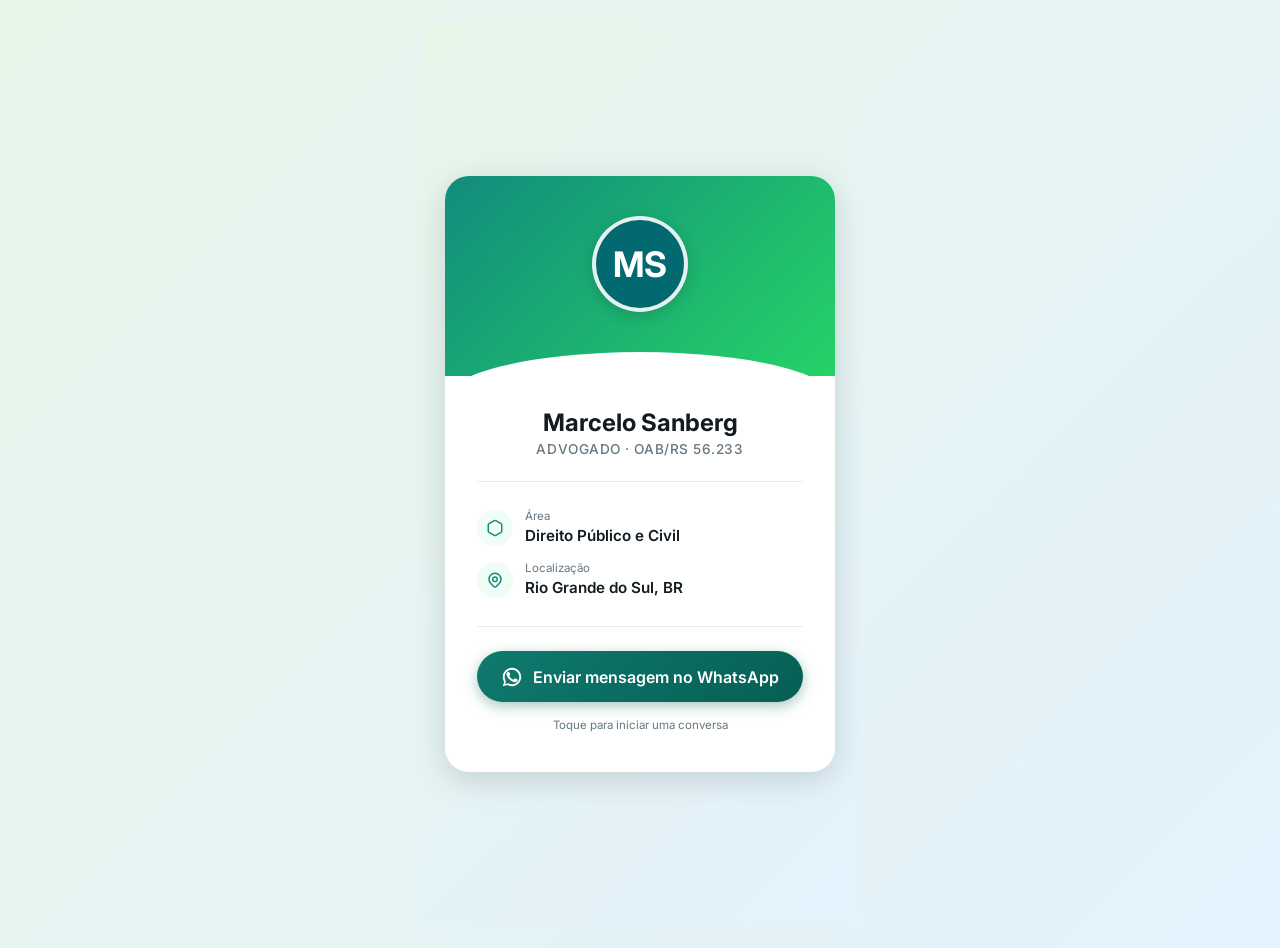
<file: index.html>
<!DOCTYPE html>
<html lang="pt-BR">
<head>
<meta charset="UTF-8">
<meta name="viewport" content="width=device-width, initial-scale=1.0">
<title>Marcelo Sanberg — Advogado</title>
<link href="https://fonts.googleapis.com/css2?family=Inter:wght@400;600;700&display=swap" rel="stylesheet">
<style>
  *, *::before, *::after { box-sizing: border-box; margin: 0; padding: 0; }
  html, body { min-height: 100dvh; display: flex; align-items: center; justify-content: center; background: linear-gradient(135deg, #e8f5e9 0%, #e3f2fd 100%); font-family: 'Inter', sans-serif; padding: 1.5rem; }
  .card { background: #fff; border-radius: 1.5rem; box-shadow: 0 8px 32px rgba(0,0,0,0.14); width: 100%; max-width: 400px; overflow: hidden; text-align: center; }
  .card-header { background: linear-gradient(135deg, #128C7E 0%, #25D366 100%); padding: 2.5rem 2rem 4rem; position: relative; }
  .card-header::after { content: ''; position: absolute; bottom: -1.5rem; left: 0; right: 0; height: 3rem; background: #fff; border-radius: 50% 50% 0 0 / 100% 100% 0 0; }
  .avatar { width: 96px; height: 96px; border-radius: 50%; border: 4px solid rgba(255,255,255,0.9); background: #01696f; display: flex; align-items: center; justify-content: center; font-size: 2.2rem; font-weight: 700; color: #fff; margin: 0 auto; box-shadow: 0 4px 16px rgba(0,0,0,0.15); }
  .card-body { padding: 2rem 2rem 2.5rem; }
  .name { font-size: 1.5rem; font-weight: 700; color: #111b21; margin-bottom: 0.25rem; }
  .role { font-size: 0.85rem; color: #667781; font-weight: 500; margin-bottom: 1.5rem; letter-spacing: 0.04em; text-transform: uppercase; }
  .divider { height: 1px; background: #e9ecef; margin: 1.25rem 0; }
  .info-row { display: flex; align-items: center; gap: 0.75rem; padding: 0.5rem 0; text-align: left; }
  .info-icon { width: 36px; height: 36px; border-radius: 50%; background: #f0fdf4; display: flex; align-items: center; justify-content: center; flex-shrink: 0; }
  .info-icon svg { width: 18px; height: 18px; }
  .info-label { font-size: 0.72rem; color: #667781; line-height: 1; margin-bottom: 0.2rem; }
  .info-value { font-size: 0.95rem; font-weight: 600; color: #111b21; }
  .btn-whatsapp { display: flex; align-items: center; justify-content: center; gap: 0.6rem; width: 100%; padding: 0.9rem 1.5rem; background: linear-gradient(135deg, #0F7A6E, #075E54); color: #fff; font-size: 1rem; font-weight: 600; border: none; border-radius: 9999px; cursor: pointer; text-decoration: none; margin-top: 1.5rem; box-shadow: 0 4px 14px rgba(7,94,84,0.35); transition: transform 150ms ease, box-shadow 150ms ease; }
  .btn-whatsapp:hover { transform: translateY(-2px); box-shadow: 0 6px 20px rgba(7,94,84,0.45); }
  .btn-whatsapp svg { width: 22px; height: 22px; }
  .footer-note { font-size: 0.72rem; color: #667781; margin-top: 1rem; }
</style>
</head>
<body>
<div class="card">
  <div class="card-header"><div class="avatar">MS</div></div>
  <div class="card-body">
    <h1 class="name">Marcelo Sanberg</h1>
    <p class="role">Advogado · OAB/RS 56.233</p>
    <div class="divider"></div>
    <div class="info-row">
      <div class="info-icon"><svg viewBox="0 0 24 24" fill="none" stroke="#128C7E" stroke-width="2"><path d="M21 16V8a2 2 0 0 0-1-1.73l-7-4a2 2 0 0 0-2 0l-7 4A2 2 0 0 0 3 8v8a2 2 0 0 0 1 1.73l7 4a2 2 0 0 0 2 0l7-4A2 2 0 0 0 21 16z"/></svg></div>
      <div><div class="info-label">Área</div><div class="info-value">Direito Público e Civil</div></div>
    </div>
    <div class="info-row">
      <div class="info-icon"><svg viewBox="0 0 24 24" fill="none" stroke="#128C7E" stroke-width="2"><path d="M17.657 16.657L13.414 20.9a1.998 1.998 0 0 1-2.827 0l-4.244-4.243a8 8 0 1 1 11.314 0z"/><circle cx="12" cy="11" r="3"/></svg></div>
      <div><div class="info-label">Localização</div><div class="info-value">Rio Grande do Sul, BR</div></div>
    </div>
    <div class="divider"></div>
    <a href="https://wa.me/5551984226716" class="btn-whatsapp" target="_blank" rel="noopener noreferrer">
      <svg viewBox="0 0 24 24" fill="currentColor"><path d="M17.472 14.382c-.297-.149-1.758-.867-2.03-.967-.273-.099-.471-.148-.67.15-.197.297-.767.966-.94 1.164-.173.199-.347.223-.644.075-.297-.15-1.255-.463-2.39-1.475-.883-.788-1.48-1.761-1.653-2.059-.173-.297-.018-.458.13-.606.134-.133.298-.347.446-.52.149-.174.198-.298.298-.497.099-.198.05-.371-.025-.52-.075-.149-.669-1.612-.916-2.207-.242-.579-.487-.5-.669-.51-.173-.008-.371-.01-.57-.01-.198 0-.52.074-.792.372-.272.297-1.04 1.016-1.04 2.479 0 1.462 1.065 2.875 1.213 3.074.149.198 2.096 3.2 5.077 4.487.709.306 1.262.489 1.694.625.712.227 1.36.195 1.871.118.571-.085 1.758-.719 2.006-1.413.248-.694.248-1.289.173-1.413-.074-.124-.272-.198-.57-.347z"/><path d="M12 2C6.477 2 2 6.477 2 12c0 1.89.525 3.657 1.438 5.168L2 22l4.978-1.31A9.944 9.944 0 0 0 12 22c5.523 0 10-4.477 10-10S17.523 2 12 2zm0 18a8 8 0 0 1-4.079-1.118l-.292-.174-3.038.8.813-2.965-.19-.304A7.952 7.952 0 0 1 4 12c0-4.418 3.582-8 8-8s8 3.582 8 8-3.582 8-8 8z"/></svg>
      Enviar mensagem no WhatsApp
    </a>
    <p class="footer-note">Toque para iniciar uma conversa</p>
  </div>
</div>
</body>
</html>
</file>
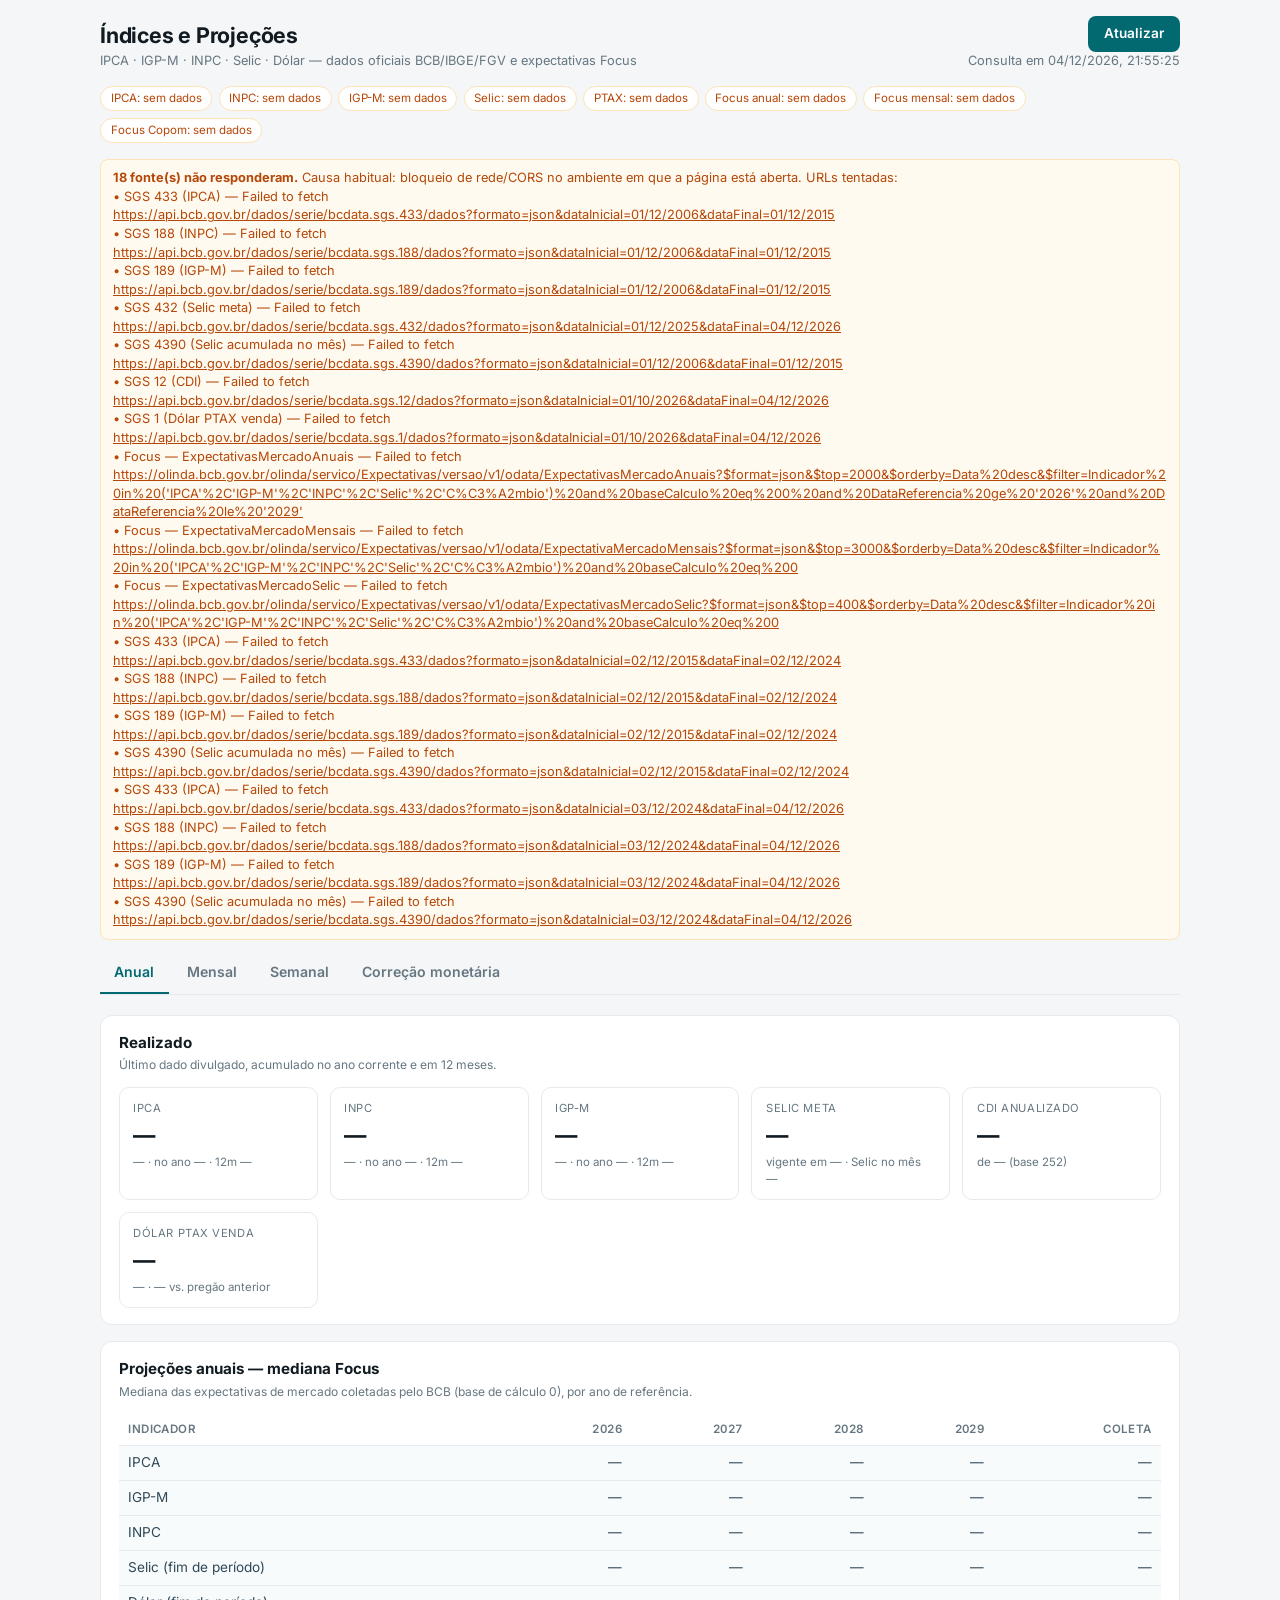
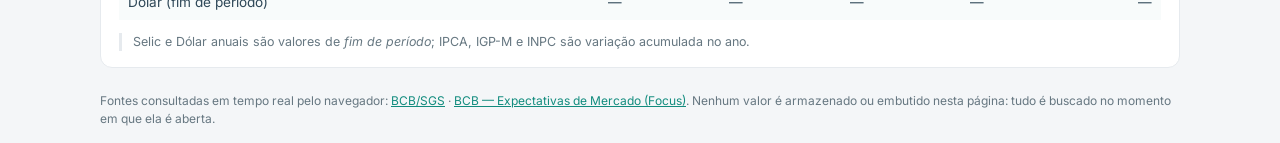
<file: indices.html>
<!DOCTYPE html>
<html lang="pt-BR">
<head>
<meta charset="UTF-8">
<meta name="viewport" content="width=device-width, initial-scale=1.0">
<title>Índices e Projeções — IPCA, IGP-M, INPC, Selic e Dólar</title>
<link href="https://fonts.googleapis.com/css2?family=Inter:wght@400;500;600;700&display=swap" rel="stylesheet">
<style>
  *, *::before, *::after { box-sizing: border-box; margin: 0; padding: 0; }
  :root {
    --bg: #f4f6f8; --card: #fff; --ink: #111b21; --muted: #667781; --line: #e6eaee;
    --brand: #01696f; --brand-2: #128C7E; --up: #b42318; --down: #067647; --warn: #b54708;
  }
  body { background: var(--bg); color: var(--ink); font-family: 'Inter', system-ui, sans-serif; font-size: 15px; line-height: 1.45; padding: 1rem; }
  .wrap { max-width: 1080px; margin: 0 auto; }
  header.top { display: flex; flex-wrap: wrap; gap: 1rem; align-items: flex-end; justify-content: space-between; margin-bottom: 1rem; }
  h1 { font-size: 1.35rem; font-weight: 700; letter-spacing: -0.01em; }
  .sub { font-size: 0.8rem; color: var(--muted); }
  button { font: inherit; cursor: pointer; }
  .btn { background: var(--brand); color: #fff; border: none; border-radius: 8px; padding: 0.5rem 1rem; font-size: 0.85rem; font-weight: 600; }
  .btn:disabled { opacity: 0.5; cursor: default; }
  .tabs { display: flex; gap: 0.25rem; border-bottom: 1px solid var(--line); margin-bottom: 1.25rem; overflow-x: auto; }
  .tab { background: none; border: none; padding: 0.6rem 0.9rem; font-size: 0.88rem; font-weight: 600; color: var(--muted); border-bottom: 2px solid transparent; white-space: nowrap; }
  .tab[aria-selected="true"] { color: var(--brand); border-bottom-color: var(--brand); }
  section[hidden] { display: none; }
  .card { background: var(--card); border: 1px solid var(--line); border-radius: 12px; padding: 1rem 1.1rem; margin-bottom: 1rem; }
  .card h2 { font-size: 0.95rem; font-weight: 700; margin-bottom: 0.15rem; }
  .card .hint { font-size: 0.75rem; color: var(--muted); margin-bottom: 0.85rem; }
  .grid { display: grid; grid-template-columns: repeat(auto-fill, minmax(190px, 1fr)); gap: 0.75rem; }
  .tile { border: 1px solid var(--line); border-radius: 10px; padding: 0.75rem 0.85rem; }
  .tile .k { font-size: 0.7rem; text-transform: uppercase; letter-spacing: 0.05em; color: var(--muted); }
  .tile .v { font-size: 1.4rem; font-weight: 700; font-variant-numeric: tabular-nums; margin: 0.15rem 0; }
  .tile .m { font-size: 0.72rem; color: var(--muted); }
  .scroll { overflow-x: auto; }
  table { border-collapse: collapse; width: 100%; font-size: 0.85rem; min-width: 520px; }
  th, td { text-align: right; padding: 0.45rem 0.6rem; border-bottom: 1px solid var(--line); font-variant-numeric: tabular-nums; white-space: nowrap; }
  th:first-child, td:first-child { text-align: left; font-variant-numeric: normal; }
  thead th { font-size: 0.72rem; text-transform: uppercase; letter-spacing: 0.04em; color: var(--muted); font-weight: 600; }
  tbody tr:last-child td { border-bottom: none; }
  .proj td { color: #2f4858; background: #f8fbfb; }
  .neg { color: var(--down); } .pos { color: var(--up); }
  .note { font-size: 0.78rem; color: var(--muted); border-left: 3px solid var(--line); padding-left: 0.7rem; margin-top: 0.8rem; }
  .warn { border-left-color: var(--warn); color: var(--warn); }
  .err { font-size: 0.8rem; color: var(--warn); background: #fffaf0; border: 1px solid #fde3b7; border-radius: 8px; padding: 0.6rem 0.75rem; margin-bottom: 0.75rem; word-break: break-all; }
  .err a { color: inherit; }
  form.calc { display: grid; grid-template-columns: repeat(auto-fill, minmax(150px, 1fr)); gap: 0.75rem; align-items: end; }
  label { display: block; font-size: 0.72rem; color: var(--muted); margin-bottom: 0.25rem; font-weight: 600; }
  input, select { font: inherit; width: 100%; padding: 0.5rem 0.6rem; border: 1px solid var(--line); border-radius: 8px; background: #fff; }
  .result { margin-top: 1rem; font-size: 0.9rem; }
  .result strong { font-size: 1.25rem; font-variant-numeric: tabular-nums; }
  .src { font-size: 0.75rem; color: var(--muted); margin-top: 1.5rem; }
  .src a { color: var(--brand-2); }
  .status { display: flex; flex-wrap: wrap; gap: 0.4rem; margin-bottom: 1rem; font-size: 0.72rem; }
  .chip { border: 1px solid var(--line); border-radius: 999px; padding: 0.2rem 0.6rem; background: #fff; color: var(--muted); }
  .chip.ok { border-color: #bbe7cd; color: var(--down); }
  .chip.bad { border-color: #fde3b7; color: var(--warn); }
</style>
</head>
<body>
<div class="wrap">

<header class="top">
  <div>
    <h1>Índices e Projeções</h1>
    <p class="sub">IPCA · IGP-M · INPC · Selic · Dólar — dados oficiais BCB/IBGE/FGV e expectativas Focus</p>
  </div>
  <div style="text-align:right">
    <button class="btn" id="reload">Atualizar</button>
    <div class="sub" id="stamp">—</div>
  </div>
</header>

<div class="status" id="status"></div>
<div id="errors"></div>

<nav class="tabs" role="tablist">
  <button class="tab" role="tab" data-panel="anual" aria-selected="true">Anual</button>
  <button class="tab" role="tab" data-panel="mensal" aria-selected="false">Mensal</button>
  <button class="tab" role="tab" data-panel="semanal" aria-selected="false">Semanal</button>
  <button class="tab" role="tab" data-panel="calc" aria-selected="false">Correção monetária</button>
</nav>

<section id="panel-anual">
  <div class="card">
    <h2>Realizado</h2>
    <p class="hint">Último dado divulgado, acumulado no ano corrente e em 12 meses.</p>
    <div class="grid" id="tiles-anual"></div>
  </div>
  <div class="card">
    <h2>Projeções anuais — mediana Focus</h2>
    <p class="hint">Mediana das expectativas de mercado coletadas pelo BCB (base de cálculo 0), por ano de referência.</p>
    <div class="scroll"><table id="tbl-anual"></table></div>
    <p class="note">Selic e Dólar anuais são valores de <em>fim de período</em>; IPCA, IGP-M e INPC são variação acumulada no ano.</p>
  </div>
</section>

<section id="panel-mensal" hidden>
  <div class="card">
    <h2>Série mensal realizada — últimos 13 meses</h2>
    <p class="hint">Variação percentual mensal. Fonte: BCB/SGS (IPCA e INPC do IBGE; IGP-M da FGV).</p>
    <div class="scroll"><table id="tbl-mensal"></table></div>
  </div>
  <div class="card">
    <h2>Projeção mensal — mediana Focus (12 meses à frente)</h2>
    <p class="hint">Expectativa mensal por mês de referência, com o acumulado encadeado da projeção.</p>
    <div class="scroll"><table id="tbl-mensal-proj"></table></div>
    <p class="note">O Focus não publica expectativa mensal para todos os indicadores em todos os meses; células vazias significam ausência de coleta, não zero.</p>
  </div>
</section>

<section id="panel-semanal" hidden>
  <div class="card">
    <h2>Evolução semanal do Focus</h2>
    <p class="hint">Como a mediana para o ano corrente mudou a cada coleta semanal — este é o único dado genuinamente semanal do conjunto.</p>
    <div class="scroll"><table id="tbl-focus-sem"></table></div>
  </div>
  <div class="card">
    <h2>Selic por reunião do Copom</h2>
    <p class="hint">Mediana Focus da Selic esperada ao fim de cada reunião.</p>
    <div class="scroll"><table id="tbl-copom"></table></div>
  </div>
  <div class="card">
    <h2>Dólar PTAX — últimos pregões</h2>
    <p class="hint">Cotação de venda, boletim de fechamento (PTAX). Variação na semana calculada sobre o pregão de 5 dias úteis antes.</p>
    <div class="scroll"><table id="tbl-ptax"></table></div>
  </div>
  <div class="card">
    <h2>Equivalentes semanais <span style="font-weight:500;color:var(--muted)">(derivados)</span></h2>
    <p class="hint">Nenhum destes índices é publicado em base semanal. Os valores abaixo são conversões da taxa mensal/anual, feitas aqui.</p>
    <div class="grid" id="tiles-semanal"></div>
    <p class="note warn">Uso indevido: estes números não substituem índice oficial em cálculo judicial, contrato ou reajuste. Servem para dimensionar ordem de grandeza. Fórmulas: Selic/CDI semanal = (1+i<sub>a.a.</sub>)<sup>5/252</sup>−1; índice de preços semanal = (1+i<sub>a.m.</sub>)<sup>7/30</sup>−1.</p>
  </div>
</section>

<section id="panel-calc" hidden>
  <div class="card">
    <h2>Correção monetária por índice oficial</h2>
    <p class="hint">Encadeamento das variações mensais efetivamente divulgadas entre o mês inicial (exclusive) e o mês final (inclusive) — critério "pro rata mensal" da Calculadora do Cidadão.</p>
    <form class="calc" id="form-calc">
      <div><label for="c-valor">Valor original (R$)</label><input id="c-valor" type="number" step="0.01" min="0" value="1000,00" inputmode="decimal"></div>
      <div><label for="c-indice">Índice</label><select id="c-indice"><option value="ipca">IPCA</option><option value="inpc">INPC</option><option value="igpm">IGP-M</option><option value="selic">Selic acumulada</option></select></div>
      <div><label for="c-de">Mês inicial</label><input id="c-de" type="month"></div>
      <div><label for="c-ate">Mês final</label><input id="c-ate" type="month"></div>
      <div><button class="btn" type="submit">Calcular</button></div>
    </form>
    <div class="result" id="calc-result"></div>
    <p class="note">A Selic, quando aplicada como correção + juros (art. 406 do CC c/c Taxa Legal), <strong>não</strong> se cumula com juros de mora nem com outro índice de correção no mesmo período. Conferir sempre o critério fixado no título executivo.</p>
  </div>
</section>

<p class="src">
  Fontes consultadas em tempo real pelo navegador:
  <a href="https://dadosabertos.bcb.gov.br/dataset/20542-taxa-de-juros---selic" target="_blank" rel="noopener">BCB/SGS</a> ·
  <a href="https://dadosabertos.bcb.gov.br/dataset/expectativas-mercado" target="_blank" rel="noopener">BCB — Expectativas de Mercado (Focus)</a>.
  Nenhum valor é armazenado ou embutido nesta página: tudo é buscado no momento em que ela é aberta.
</p>

</div>

<script>
"use strict";

const SGS = {
  ipca:  { cod: 433,  nome: "IPCA",  unid: "%" },
  inpc:  { cod: 188,  nome: "INPC",  unid: "%" },
  igpm:  { cod: 189,  nome: "IGP-M", unid: "%" },
  selicMeta: { cod: 432, nome: "Selic meta", unid: "% a.a." },
  selicMes:  { cod: 4390, nome: "Selic acumulada no mês", unid: "%" },
  cdiDia:    { cod: 12,  nome: "CDI", unid: "% a.d." },
  ptax:      { cod: 1,   nome: "Dólar PTAX venda", unid: "R$" }
};

const FOCUS_BASE = "https://olinda.bcb.gov.br/olinda/servico/Expectativas/versao/v1/odata/";
const FOCUS_INDICADORES = ["IPCA", "IGP-M", "INPC", "Selic", "Câmbio"];

const JANELA_MESES = 240; // 20 anos de série mensal para a calculadora
const state = { sgs: {}, focus: {}, erros: [] };

/* ---------- utilidades ---------- */

const pad = n => String(n).padStart(2, "0");
const fmtBR = (v, casas = 2) =>
  v === null || v === undefined || Number.isNaN(v) ? "—" :
  v.toLocaleString("pt-BR", { minimumFractionDigits: casas, maximumFractionDigits: casas });
const pct = (v, casas = 2) => v === null || v === undefined || Number.isNaN(v) ? "—" : fmtBR(v, casas) + "%";
const sinal = v => v === null || v === undefined || Number.isNaN(v) ? "" : (v < 0 ? "neg" : (v > 0 ? "pos" : ""));

// dd/mm/aaaa -> Date (meio-dia, evita fuso)
function parseBR(s) {
  const [d, m, a] = s.split("/").map(Number);
  return new Date(a, m - 1, d, 12);
}
const chaveMes = d => `${d.getFullYear()}-${pad(d.getMonth() + 1)}`;
const rotuloMes = ch => {
  const [a, m] = ch.split("-");
  return `${["jan","fev","mar","abr","mai","jun","jul","ago","set","out","nov","dez"][+m - 1]}/${a}`;
};

// encadeia variações percentuais: [0,5 , 0,3] -> 0,8015%
function encadear(vars) {
  if (!vars.length) return null;
  return (vars.reduce((f, v) => f * (1 + v / 100), 1) - 1) * 100;
}

async function getJSON(url) {
  const r = await fetch(url, { headers: { Accept: "application/json" } });
  if (!r.ok) throw new Error(`HTTP ${r.status} em ${url}`);
  return r.json();
}

function registraErro(rotulo, url, e) {
  state.erros.push({ rotulo, url, msg: e && e.message ? e.message : String(e) });
}

/* ---------- coleta ---------- */

// O SGS recusa intervalos muito longos (limite prático de ~10 anos por requisição),
// então a janela é quebrada em blocos de 9 anos e reunida aqui.
async function carregaSGS(chave, meses) {
  const cfg = SGS[chave];
  const f = d => `${pad(d.getDate())}/${pad(d.getMonth() + 1)}/${d.getFullYear()}`;
  const fimTotal = new Date();
  const iniTotal = new Date(fimTotal.getFullYear(), fimTotal.getMonth() - meses, 1);
  const blocos = [];
  let cursor = iniTotal;
  while (cursor < fimTotal) {
    const fimBloco = new Date(Math.min(
      new Date(cursor.getFullYear() + 9, cursor.getMonth(), cursor.getDate()).getTime(),
      fimTotal.getTime()));
    blocos.push([new Date(cursor), fimBloco]);
    cursor = new Date(fimBloco.getFullYear(), fimBloco.getMonth(), fimBloco.getDate() + 1);
  }
  const pontos = new Map();
  for (const [a, b] of blocos) {
    const url = `https://api.bcb.gov.br/dados/serie/bcdata.sgs.${cfg.cod}/dados?formato=json&dataInicial=${f(a)}&dataFinal=${f(b)}`;
    try {
      const dados = await getJSON(url);
      dados.filter(d => d.valor !== null && d.valor !== "")
           .forEach(d => pontos.set(d.data, parseFloat(d.valor)));
    } catch (e) {
      registraErro(`SGS ${cfg.cod} (${cfg.nome})`, url, e);
    }
  }
  state.sgs[chave] = [...pontos.entries()]
    .map(([data, valor]) => ({ data: parseBR(data), valor }))
    .sort((x, y) => x.data - y.data);
}

async function carregaFocus(recurso, chave, filtroExtra, top) {
  const filtro = `Indicador in (${FOCUS_INDICADORES.map(i => `'${i}'`).join(",")}) and baseCalculo eq 0` +
                 (filtroExtra ? ` and ${filtroExtra}` : "");
  const url = FOCUS_BASE + recurso +
    `?$format=json&$top=${top}&$orderby=${encodeURIComponent("Data desc")}` +
    `&$filter=${encodeURIComponent(filtro)}`;
  try {
    const j = await getJSON(url);
    state.focus[chave] = j.value || [];
  } catch (e) {
    state.focus[chave] = [];
    registraErro(`Focus — ${recurso}`, url, e);
  }
}

async function carregaTudo() {
  state.erros = [];
  const hoje = new Date();
  const anoAtual = hoje.getFullYear();
  await Promise.all([
    carregaSGS("ipca", JANELA_MESES), carregaSGS("inpc", JANELA_MESES), carregaSGS("igpm", JANELA_MESES),
    carregaSGS("selicMeta", 12), carregaSGS("selicMes", JANELA_MESES),
    carregaSGS("cdiDia", 2), carregaSGS("ptax", 2),
    carregaFocus("ExpectativasMercadoAnuais", "anuais",
      `DataReferencia ge '${anoAtual}' and DataReferencia le '${anoAtual + 3}'`, 2000),
    carregaFocus("ExpectativaMercadoMensais", "mensais", null, 3000),
    carregaFocus("ExpectativasMercadoSelic", "selic", null, 400)
  ]);
  render();
}

/* ---------- agregações ---------- */

// série mensal -> mapa {aaaa-mm: valor}
function porMes(chave) {
  const m = new Map();
  (state.sgs[chave] || []).forEach(p => m.set(chaveMes(p.data), p.valor));
  return m;
}

function acumNoAno(chave) {
  const s = state.sgs[chave] || [];
  if (!s.length) return null;
  const ano = s[s.length - 1].data.getFullYear();
  return encadear(s.filter(p => p.data.getFullYear() === ano).map(p => p.valor));
}

function acum12(chave) {
  const s = state.sgs[chave] || [];
  if (s.length < 12) return null;
  return encadear(s.slice(-12).map(p => p.valor));
}

function ultimo(chave) {
  const s = state.sgs[chave] || [];
  return s.length ? s[s.length - 1] : null;
}

// mediana Focus mais recente para um indicador/ano
function focusAnual(indicador, ano) {
  const linhas = (state.focus.anuais || [])
    .filter(l => l.Indicador === indicador && String(l.DataReferencia) === String(ano));
  if (!linhas.length) return null;
  linhas.sort((a, b) => (a.Data < b.Data ? 1 : -1));
  return linhas[0];
}

function focusMensal(indicador, ch) {
  const ref = `${ch.slice(5)}/${ch.slice(0, 4)}`; // aaaa-mm -> mm/aaaa
  const linhas = (state.focus.mensais || [])
    .filter(l => l.Indicador === indicador && l.DataReferencia === ref);
  if (!linhas.length) return null;
  linhas.sort((a, b) => (a.Data < b.Data ? 1 : -1));
  return linhas[0];
}

/* ---------- render ---------- */

function render() {
  renderStatus();
  renderAnual();
  renderMensal();
  renderSemanal();
  document.getElementById("stamp").textContent =
    "Consulta em " + new Date().toLocaleString("pt-BR");
}

function renderStatus() {
  const box = document.getElementById("status");
  const fontes = [
    ["IPCA", state.sgs.ipca], ["INPC", state.sgs.inpc], ["IGP-M", state.sgs.igpm],
    ["Selic", state.sgs.selicMeta], ["PTAX", state.sgs.ptax],
    ["Focus anual", state.focus.anuais], ["Focus mensal", state.focus.mensais], ["Focus Copom", state.focus.selic]
  ];
  box.innerHTML = fontes.map(([nome, arr]) =>
    `<span class="chip ${arr && arr.length ? "ok" : "bad"}">${nome}: ${arr && arr.length ? arr.length + " registros" : "sem dados"}</span>`
  ).join("");

  const errBox = document.getElementById("errors");
  errBox.innerHTML = state.erros.length
    ? `<div class="err"><strong>${state.erros.length} fonte(s) não responderam.</strong> Causa habitual: bloqueio de rede/CORS no ambiente em que a página está aberta. URLs tentadas:<br>` +
      state.erros.map(e => `• ${e.rotulo} — ${e.msg}<br><a href="${e.url}" target="_blank" rel="noopener">${e.url}</a>`).join("<br>") +
      `</div>`
    : "";
}

function renderAnual() {
  const tiles = [
    { k: "IPCA", u: ultimo("ipca"), ano: acumNoAno("ipca"), doze: acum12("ipca") },
    { k: "INPC", u: ultimo("inpc"), ano: acumNoAno("inpc"), doze: acum12("inpc") },
    { k: "IGP-M", u: ultimo("igpm"), ano: acumNoAno("igpm"), doze: acum12("igpm") }
  ];
  let html = tiles.map(t => `
    <div class="tile">
      <div class="k">${t.k}</div>
      <div class="v ${sinal(t.u && t.u.valor)}">${t.u ? pct(t.u.valor) : "—"}</div>
      <div class="m">${t.u ? rotuloMes(chaveMes(t.u.data)) : "—"} · no ano ${pct(t.ano)} · 12m ${pct(t.doze)}</div>
    </div>`).join("");

  const sm = ultimo("selicMeta");
  const cdi = ultimo("cdiDia");
  const cdiAno = cdi ? (Math.pow(1 + cdi.valor / 100, 252) - 1) * 100 : null;
  html += `
    <div class="tile">
      <div class="k">Selic meta</div>
      <div class="v">${sm ? pct(sm.valor) + " a.a." : "—"}</div>
      <div class="m">vigente em ${sm ? sm.data.toLocaleDateString("pt-BR") : "—"} · Selic no mês ${pct(ultimo("selicMes") && ultimo("selicMes").valor)}</div>
    </div>
    <div class="tile">
      <div class="k">CDI anualizado</div>
      <div class="v">${pct(cdiAno)}</div>
      <div class="m">de ${cdi ? fmtBR(cdi.valor, 6) + "% a.d." : "—"} (base 252)</div>
    </div>`;

  const px = ultimo("ptax");
  const pxAnt = (state.sgs.ptax || []).slice(-2)[0];
  const varPx = px && pxAnt ? ((px.valor / pxAnt.valor) - 1) * 100 : null;
  html += `
    <div class="tile">
      <div class="k">Dólar PTAX venda</div>
      <div class="v">${px ? "R$ " + fmtBR(px.valor, 4) : "—"}</div>
      <div class="m ${sinal(varPx)}">${px ? px.data.toLocaleDateString("pt-BR") : "—"} · ${varPx === null ? "—" : (varPx > 0 ? "+" : "") + pct(varPx)} vs. pregão anterior</div>
    </div>`;
  document.getElementById("tiles-anual").innerHTML = html;

  // tabela de projeções anuais
  const anoAtual = new Date().getFullYear();
  const anos = [anoAtual, anoAtual + 1, anoAtual + 2, anoAtual + 3];
  const linhas = [
    ["IPCA", "IPCA", "%"], ["IGP-M", "IGP-M", "%"], ["INPC", "INPC", "%"],
    ["Selic (fim de período)", "Selic", "% a.a."], ["Dólar (fim de período)", "Câmbio", "R$"]
  ];
  let t = `<thead><tr><th>Indicador</th>${anos.map(a => `<th>${a}</th>`).join("")}<th>Coleta</th></tr></thead><tbody>`;
  for (const [rot, ind, un] of linhas) {
    let coleta = "—";
    const celulas = anos.map(a => {
      const l = focusAnual(ind, a);
      if (!l) return "<td>—</td>";
      if (l.Data && (coleta === "—" || l.Data > coleta)) coleta = l.Data;
      const v = l.Mediana;
      const txt = un === "R$" ? "R$ " + fmtBR(v, 2) : fmtBR(v, 2) + (un === "% a.a." ? "%" : "%");
      return `<td title="média ${fmtBR(l.Media,2)} · desvio ${fmtBR(l.DesvioPadrao,2)} · ${l.numeroRespondentes||"?"} respondentes">${txt}</td>`;
    }).join("");
    t += `<tr class="proj"><td>${rot}</td>${celulas}<td>${coleta !== "—" ? coleta.split("-").reverse().join("/") : "—"}</td></tr>`;
  }
  document.getElementById("tbl-anual").innerHTML = t + "</tbody>";
}

function renderMensal() {
  const chaves = [];
  const base = state.sgs.ipca && state.sgs.ipca.length ? state.sgs.ipca : (state.sgs.igpm || []);
  base.slice(-13).forEach(p => chaves.push(chaveMes(p.data)));
  const mIpca = porMes("ipca"), mInpc = porMes("inpc"), mIgpm = porMes("igpm"), mSelic = porMes("selicMes");

  let t = `<thead><tr><th>Mês</th><th>IPCA</th><th>INPC</th><th>IGP-M</th><th>Selic no mês</th></tr></thead><tbody>`;
  chaves.forEach(ch => {
    const c = k => { const v = k.get(ch); return `<td class="${sinal(v)}">${v === undefined ? "—" : pct(v)}</td>`; };
    t += `<tr><td>${rotuloMes(ch)}</td>${c(mIpca)}${c(mInpc)}${c(mIgpm)}${c(mSelic)}</tr>`;
  });
  if (chaves.length) {
    const soma = k => encadear(chaves.map(ch => k.get(ch)).filter(v => v !== undefined));
    t += `<tr style="font-weight:700"><td>Acumulado no período</td><td>${pct(soma(mIpca))}</td><td>${pct(soma(mInpc))}</td><td>${pct(soma(mIgpm))}</td><td>${pct(soma(mSelic))}</td></tr>`;
  }
  document.getElementById("tbl-mensal").innerHTML = t + "</tbody>";

  // projeção mensal Focus, 12 meses à frente
  const hoje = new Date();
  const futuros = [];
  for (let i = 0; i < 12; i++) {
    const d = new Date(hoje.getFullYear(), hoje.getMonth() + i, 1);
    futuros.push(chaveMes(d));
  }
  const acumulados = { IPCA: 1, "IGP-M": 1, INPC: 1 };
  let p = `<thead><tr><th>Mês de referência</th><th>IPCA</th><th>IGP-M</th><th>INPC</th><th>Selic</th><th>Dólar</th><th>IPCA acum.</th></tr></thead><tbody>`;
  futuros.forEach(ch => {
    const cel = ind => {
      const l = focusMensal(ind, ch);
      if (!l) return { v: null, td: "<td>—</td>" };
      const v = l.Mediana;
      const txt = ind === "Câmbio" ? "R$ " + fmtBR(v, 2) : fmtBR(v, 2) + "%";
      return { v, td: `<td title="coleta ${l.Data} · ${l.numeroRespondentes||"?"} respondentes">${txt}</td>` };
    };
    const ipca = cel("IPCA"), igpm = cel("IGP-M"), inpc = cel("INPC"), selic = cel("Selic"), cambio = cel("Câmbio");
    if (ipca.v !== null) acumulados.IPCA *= (1 + ipca.v / 100);
    const acumTxt = ipca.v !== null ? pct((acumulados.IPCA - 1) * 100) : "—";
    p += `<tr class="proj"><td>${rotuloMes(ch)}</td>${ipca.td}${igpm.td}${inpc.td}${selic.td}${cambio.td}<td>${acumTxt}</td></tr>`;
  });
  document.getElementById("tbl-mensal-proj").innerHTML = p + "</tbody>";
}

function renderSemanal() {
  // evolução das últimas coletas para o ano corrente
  const anoAtual = String(new Date().getFullYear());
  const datas = [...new Set((state.focus.anuais || [])
    .filter(l => String(l.DataReferencia) === anoAtual)
    .map(l => l.Data))].sort().reverse().slice(0, 8);

  let t = `<thead><tr><th>Coleta</th><th>IPCA ${anoAtual}</th><th>IGP-M ${anoAtual}</th><th>INPC ${anoAtual}</th><th>Selic ${anoAtual}</th><th>Dólar ${anoAtual}</th></tr></thead><tbody>`;
  datas.forEach(d => {
    const busca = ind => {
      const l = (state.focus.anuais || []).find(x => x.Data === d && x.Indicador === ind && String(x.DataReferencia) === anoAtual);
      if (!l) return "<td>—</td>";
      return `<td>${ind === "Câmbio" ? "R$ " + fmtBR(l.Mediana, 2) : fmtBR(l.Mediana, 2) + "%"}</td>`;
    };
    t += `<tr><td>${d.split("-").reverse().join("/")}</td>${busca("IPCA")}${busca("IGP-M")}${busca("INPC")}${busca("Selic")}${busca("Câmbio")}</tr>`;
  });
  document.getElementById("tbl-focus-sem").innerHTML = t + "</tbody>";

  // Selic por reunião
  const reunioes = (state.focus.selic || []).filter(l => l.Indicador === "Selic");
  const porReuniao = new Map();
  reunioes.forEach(l => {
    const atual = porReuniao.get(l.Reuniao);
    if (!atual || l.Data > atual.Data) porReuniao.set(l.Reuniao, l);
  });
  const ordenadas = [...porReuniao.entries()].sort((a, b) => {
    const p = s => { const [r, a2] = s.split("/"); return a2 * 100 + parseInt(r.replace("R", ""), 10); };
    return p(a[0]) - p(b[0]);
  });
  let c = `<thead><tr><th>Reunião</th><th>Mediana</th><th>Mínimo</th><th>Máximo</th><th>Coleta</th></tr></thead><tbody>`;
  ordenadas.forEach(([r, l]) => {
    c += `<tr class="proj"><td>${r}</td><td>${pct(l.Mediana)}</td><td>${pct(l.Minimo)}</td><td>${pct(l.Maximo)}</td><td>${l.Data ? l.Data.split("-").reverse().join("/") : "—"}</td></tr>`;
  });
  document.getElementById("tbl-copom").innerHTML = (ordenadas.length ? c : `<tbody><tr><td>Sem dados de reuniões.</td></tr>`) + "</tbody>";

  // PTAX últimos pregões
  const px = (state.sgs.ptax || []).slice(-10);
  let d = `<thead><tr><th>Data</th><th>PTAX venda</th><th>Var. dia</th></tr></thead><tbody>`;
  px.slice().reverse().forEach((p, i, arr) => {
    const ant = arr[i + 1];
    const v = ant ? ((p.valor / ant.valor) - 1) * 100 : null;
    d += `<tr><td>${p.data.toLocaleDateString("pt-BR")}</td><td>R$ ${fmtBR(p.valor, 4)}</td><td class="${sinal(v)}">${v === null ? "—" : (v > 0 ? "+" : "") + pct(v)}</td></tr>`;
  });
  document.getElementById("tbl-ptax").innerHTML = d + "</tbody>";

  // equivalentes semanais derivados
  const semanalDeMensal = v => v === null || v === undefined ? null : (Math.pow(1 + v / 100, 7 / 30) - 1) * 100;
  const semanalDeAnual = v => v === null || v === undefined ? null : (Math.pow(1 + v / 100, 5 / 252) - 1) * 100;
  const uIpca = ultimo("ipca"), uIgpm = ultimo("igpm"), uInpc = ultimo("inpc"), uSel = ultimo("selicMeta");
  const px5 = (state.sgs.ptax || []).slice(-6);
  const varSem = px5.length >= 6 ? ((px5[5].valor / px5[0].valor) - 1) * 100 : null;
  const t5 = [
    ["IPCA semanal equiv.", pct(semanalDeMensal(uIpca && uIpca.valor), 4), uIpca ? "de " + rotuloMes(chaveMes(uIpca.data)) : "—"],
    ["IGP-M semanal equiv.", pct(semanalDeMensal(uIgpm && uIgpm.valor), 4), uIgpm ? "de " + rotuloMes(chaveMes(uIgpm.data)) : "—"],
    ["INPC semanal equiv.", pct(semanalDeMensal(uInpc && uInpc.valor), 4), uInpc ? "de " + rotuloMes(chaveMes(uInpc.data)) : "—"],
    ["Selic semanal (5 d.u.)", pct(semanalDeAnual(uSel && uSel.valor), 4), uSel ? "meta " + pct(uSel.valor) + " a.a." : "—"],
    ["Dólar — variação na semana", varSem === null ? "—" : (varSem > 0 ? "+" : "") + pct(varSem), "5 pregões PTAX"]
  ];
  document.getElementById("tiles-semanal").innerHTML = t5.map(([k, v, m]) =>
    `<div class="tile"><div class="k">${k}</div><div class="v">${v}</div><div class="m">${m}</div></div>`).join("");
}

/* ---------- calculadora ---------- */

function calcular(ev) {
  ev.preventDefault();
  const out = document.getElementById("calc-result");
  const valor = parseFloat(String(document.getElementById("c-valor").value).replace(",", "."));
  const idx = document.getElementById("c-indice").value;
  const de = document.getElementById("c-de").value;   // aaaa-mm
  const ate = document.getElementById("c-ate").value;
  const chave = idx === "selic" ? "selicMes" : idx;

  if (!valor || !de || !ate || de >= ate) {
    out.innerHTML = `<span style="color:var(--warn)">Informe valor, mês inicial e mês final (final posterior ao inicial).</span>`;
    return;
  }
  const mapa = porMes(chave);
  const meses = [...mapa.keys()].filter(ch => ch > de && ch <= ate).sort();
  if (!meses.length) {
    out.innerHTML = `<span style="color:var(--warn)">Não há dados divulgados para o intervalo. A série carregada cobre ${[...mapa.keys()].sort()[0] || "—"} a ${[...mapa.keys()].sort().slice(-1)[0] || "—"}; para períodos anteriores, aumente <code>JANELA_MESES</code> no script.</span>`;
    return;
  }
  const faltantes = [];
  let cursor = de;
  while (cursor < ate) {
    const [a, m] = cursor.split("-").map(Number);
    const prox = new Date(a, m, 1);
    cursor = chaveMes(prox);
    if (cursor <= ate && !mapa.has(cursor)) faltantes.push(cursor);
  }
  const varTotal = encadear(meses.map(ch => mapa.get(ch)));
  const fator = 1 + varTotal / 100;
  const corrigido = valor * fator;
  out.innerHTML = `
    <div>Fator de correção <strong>${fmtBR(fator, 8)}</strong> — variação acumulada de <strong>${pct(varTotal, 4)}</strong>
    em ${meses.length} mês(es), de ${rotuloMes(meses[0])} a ${rotuloMes(meses[meses.length - 1])}.</div>
    <div style="margin-top:.5rem">R$ ${fmtBR(valor)} → <strong>R$ ${fmtBR(corrigido)}</strong>
    <span class="sub">(diferença de R$ ${fmtBR(corrigido - valor)})</span></div>
    ${faltantes.length ? `<p class="note warn">Meses sem divulgação no intervalo, ignorados no encadeamento: ${faltantes.map(rotuloMes).join(", ")}. Confira se o índice já foi publicado.</p>` : ""}`;
}

/* ---------- abas e inicialização ---------- */

document.querySelectorAll(".tab").forEach(btn => {
  btn.addEventListener("click", () => {
    document.querySelectorAll(".tab").forEach(b => {
      const sel = b === btn;
      b.setAttribute("aria-selected", String(sel));
      document.getElementById("panel-" + b.dataset.panel).hidden = !sel;
    });
  });
});

document.getElementById("form-calc").addEventListener("submit", calcular);
document.getElementById("reload").addEventListener("click", async e => {
  e.target.disabled = true; e.target.textContent = "Buscando…";
  await carregaTudo();
  e.target.disabled = false; e.target.textContent = "Atualizar";
});

(function initDatas() {
  const hoje = new Date();
  const fim = new Date(hoje.getFullYear(), hoje.getMonth() - 1, 1);
  const ini = new Date(hoje.getFullYear() - 1, hoje.getMonth() - 1, 1);
  document.getElementById("c-ate").value = chaveMes(fim);
  document.getElementById("c-de").value = chaveMes(ini);
  document.getElementById("c-valor").value = "1000";
})();

carregaTudo();
</script>
</body>
</html>
</file>
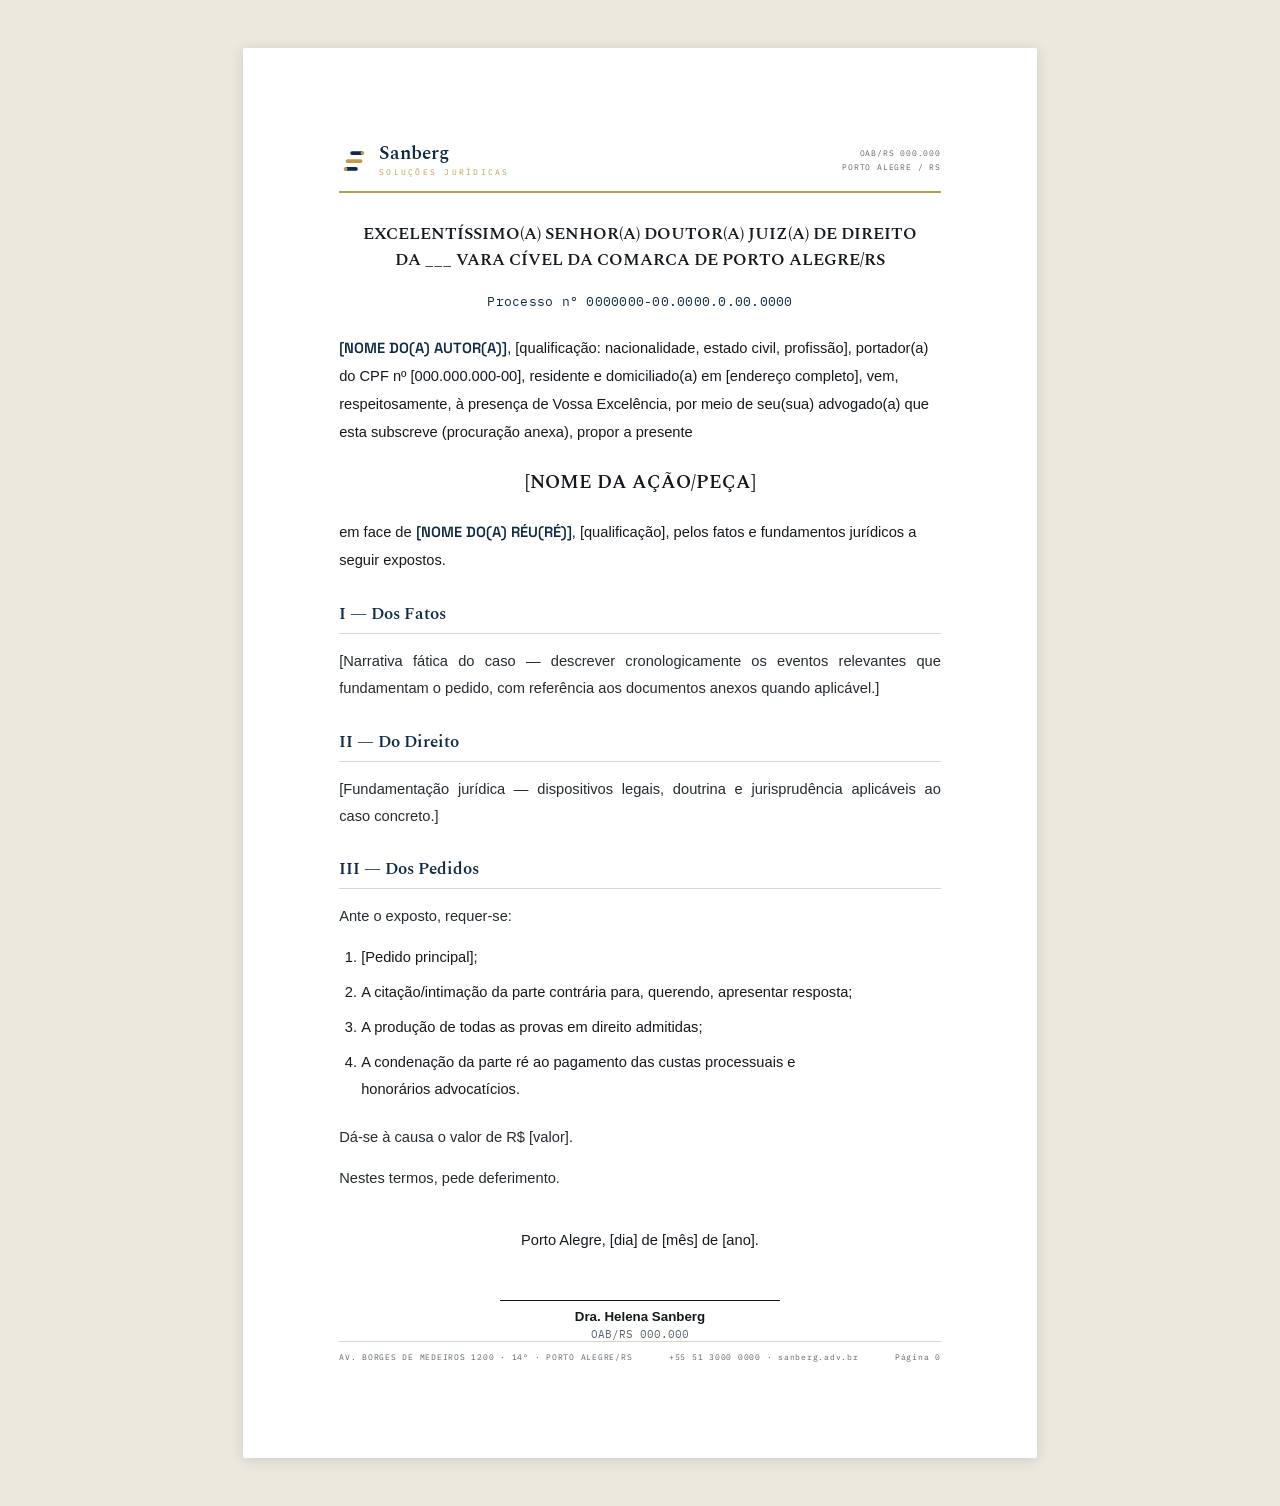
<file: .claude/skills/sanberg-brand/assets/peticao-template.html>
<!doctype html><html lang="pt-BR"><head><meta charset="utf-8">
<meta name="viewport" content="width=device-width, initial-scale=1">
<title>Sanberg — Template de Petição</title>
<style>doc-page:not(:defined){visibility:hidden}</style>
<link rel="preconnect" href="https://fonts.googleapis.com">
<link href="https://fonts.googleapis.com/css2?family=Spectral:ital,wght@0,400;0,500;0,600;1,400&family=Space+Grotesk:wght@400;500;600&family=IBM+Plex+Mono:wght@400;500&display=swap" rel="stylesheet">
<style>
:root{--navy:#0E2A45;--navy-deep:#081726;--gold:#C19A4B;--gold-bright:#D4B26A;--ink:#14191E;--grey:#5C666D;--hairline:#D9D5CB;--paper:#F7F5EF}
*{box-sizing:border-box}
body{margin:0;background:#e8e6df;font-family:'Space Grotesk',sans-serif;color:var(--ink)}
doc-page{--font-body:'Space Grotesk',sans-serif}
h1,h2,h3{font-family:'Spectral',serif;font-weight:600;margin:0}
.doc-header{display:flex;justify-content:space-between;align-items:center;border-bottom:2px solid var(--gold);padding-bottom:14px}
.doc-header .brand{display:flex;align-items:center;gap:10px}
.doc-header .brand .wm{font-family:'Spectral',serif;font-weight:600;font-size:19px;color:var(--navy);line-height:1}
.doc-header .brand .sub{font-family:'IBM Plex Mono',monospace;font-size:8px;letter-spacing:.28em;color:var(--gold);text-transform:uppercase;margin-top:4px}
.doc-header .meta{font-family:'IBM Plex Mono',monospace;font-size:8px;letter-spacing:.1em;color:var(--grey);text-align:right;line-height:1.7}
.doc-footer{display:flex;justify-content:space-between;align-items:center;border-top:1px solid var(--hairline);padding-top:10px;font-family:'IBM Plex Mono',monospace;font-size:7.5px;letter-spacing:.1em;color:var(--grey)}
.doc-footer .page-no::after{content:counter(page)}
.court-heading{text-align:center;font-family:'Spectral',serif;font-weight:600;font-size:13pt;line-height:1.5;text-transform:uppercase;margin:28px 0 20px}
.case-line{font-family:'IBM Plex Mono',monospace;font-size:9.5pt;color:var(--navy);text-align:center;margin-bottom:26px;letter-spacing:.02em}
.section-title{font-family:'Spectral',serif;font-weight:600;font-size:12.5pt;color:var(--navy);border-bottom:1px solid var(--hairline);padding-bottom:6px;margin:26px 0 14px}
p.body-p{font-size:11pt;line-height:1.85;text-align:justify;margin:0 0 14px;color:#242b31}
.parties{font-size:11pt;line-height:1.9;margin-bottom:8px}
.parties b{font-family:'Space Grotesk',sans-serif;font-weight:600;color:var(--navy)}
.closing{margin-top:40px;text-align:center}
.closing .place-date{font-size:11pt;margin-bottom:52px}
.closing .sig-line{width:280px;margin:0 auto;border-top:1px solid var(--ink);padding-top:8px;font-size:10pt}
.closing .sig-line .nm{font-weight:600}
.closing .sig-line .oab{font-family:'IBM Plex Mono',monospace;font-size:8.5pt;color:var(--grey);margin-top:2px}
ol.pedidos{font-size:11pt;line-height:1.85;padding-left:22px;margin:0}
ol.pedidos li{margin-bottom:8px}
.watermark-corner{position:absolute;opacity:.05;pointer-events:none}
@media print{.watermark-corner{opacity:.04}}
</style>
</head>
<body>
<template id="__bundler_thumbnail"><svg xmlns="http://www.w3.org/2000/svg" viewBox="0 0 80 56"><rect width="80" height="56" fill="#0E2A45"/><text x="40" y="33" fill="#C19A4B" font-size="16" font-family="Georgia" text-anchor="middle">S</text></svg></template>

<doc-page size="a4" orientation="portrait" margin="1in">
<div slot="header" class="doc-header">
  <div class="brand">
    <svg width="30" height="30" viewBox="0 0 64 64"><rect x="24" y="11" width="28" height="8" rx="4" fill="#0E2A45"/><rect x="14" y="28" width="36" height="8" rx="4" fill="#C19A4B"/><rect x="12" y="45" width="28" height="8" rx="4" fill="#0E2A45"/><circle cx="50" cy="15" r="4" fill="#C19A4B"/><circle cx="14" cy="49" r="4" fill="#C19A4B"/></svg>
    <div><div class="wm">Sanberg</div><div class="sub">Soluções Jurídicas</div></div>
  </div>
  <div class="meta">OAB/RS 000.000<br>PORTO ALEGRE / RS</div>
</div>

<div slot="footer" class="doc-footer">
  <span>AV. BORGES DE MEDEIROS 1200 · 14º · PORTO ALEGRE/RS</span>
  <span>+55 51 3000 0000 · sanberg.adv.br</span>
  <span>Página <span class="page-no"></span></span>
</div>

<div class="court-heading">Excelentíssimo(a) Senhor(a) Doutor(a) Juiz(a) de Direito<br>da ___ Vara Cível da Comarca de Porto Alegre/RS</div>
<div class="case-line">Processo nº 0000000-00.0000.0.00.0000</div>

<p class="parties"><b>[NOME DO(A) AUTOR(A)]</b>, [qualificação: nacionalidade, estado civil, profissão], portador(a) do CPF nº [000.000.000-00], residente e domiciliado(a) em [endereço completo], vem, respeitosamente, à presença de Vossa Excelência, por meio de seu(sua) advogado(a) que esta subscreve (procuração anexa), propor a presente</p>

<h1 style="text-align:center;font-size:14pt;margin:22px 0;text-transform:uppercase">[Nome da Ação/Peça]</h1>

<p class="parties">em face de <b>[NOME DO(A) RÉU(RÉ)]</b>, [qualificação], pelos fatos e fundamentos jurídicos a seguir expostos.</p>

<div class="section-title">I — Dos Fatos</div>
<p class="body-p">[Narrativa fática do caso — descrever cronologicamente os eventos relevantes que fundamentam o pedido, com referência aos documentos anexos quando aplicável.]</p>

<div class="section-title">II — Do Direito</div>
<p class="body-p">[Fundamentação jurídica — dispositivos legais, doutrina e jurisprudência aplicáveis ao caso concreto.]</p>

<div class="section-title">III — Dos Pedidos</div>
<p class="body-p">Ante o exposto, requer-se:</p>
<ol class="pedidos">
  <li>[Pedido principal];</li>
  <li>A citação/intimação da parte contrária para, querendo, apresentar resposta;</li>
  <li>A produção de todas as provas em direito admitidas;</li>
  <li>A condenação da parte ré ao pagamento das custas processuais e honorários advocatícios.</li>
</ol>

<p class="body-p" style="margin-top:20px">Dá-se à causa o valor de R$ [valor].</p>
<p class="body-p">Nestes termos, pede deferimento.</p>

<div class="closing">
  <div class="place-date">Porto Alegre, [dia] de [mês] de [ano].</div>
  <div class="sig-line">
    <div class="nm">Dra. Helena Sanberg</div>
    <div class="oab">OAB/RS 000.000</div>
  </div>
</div>

</doc-page>
<script src="doc-page.js"></script>
</body></html>
</file>
